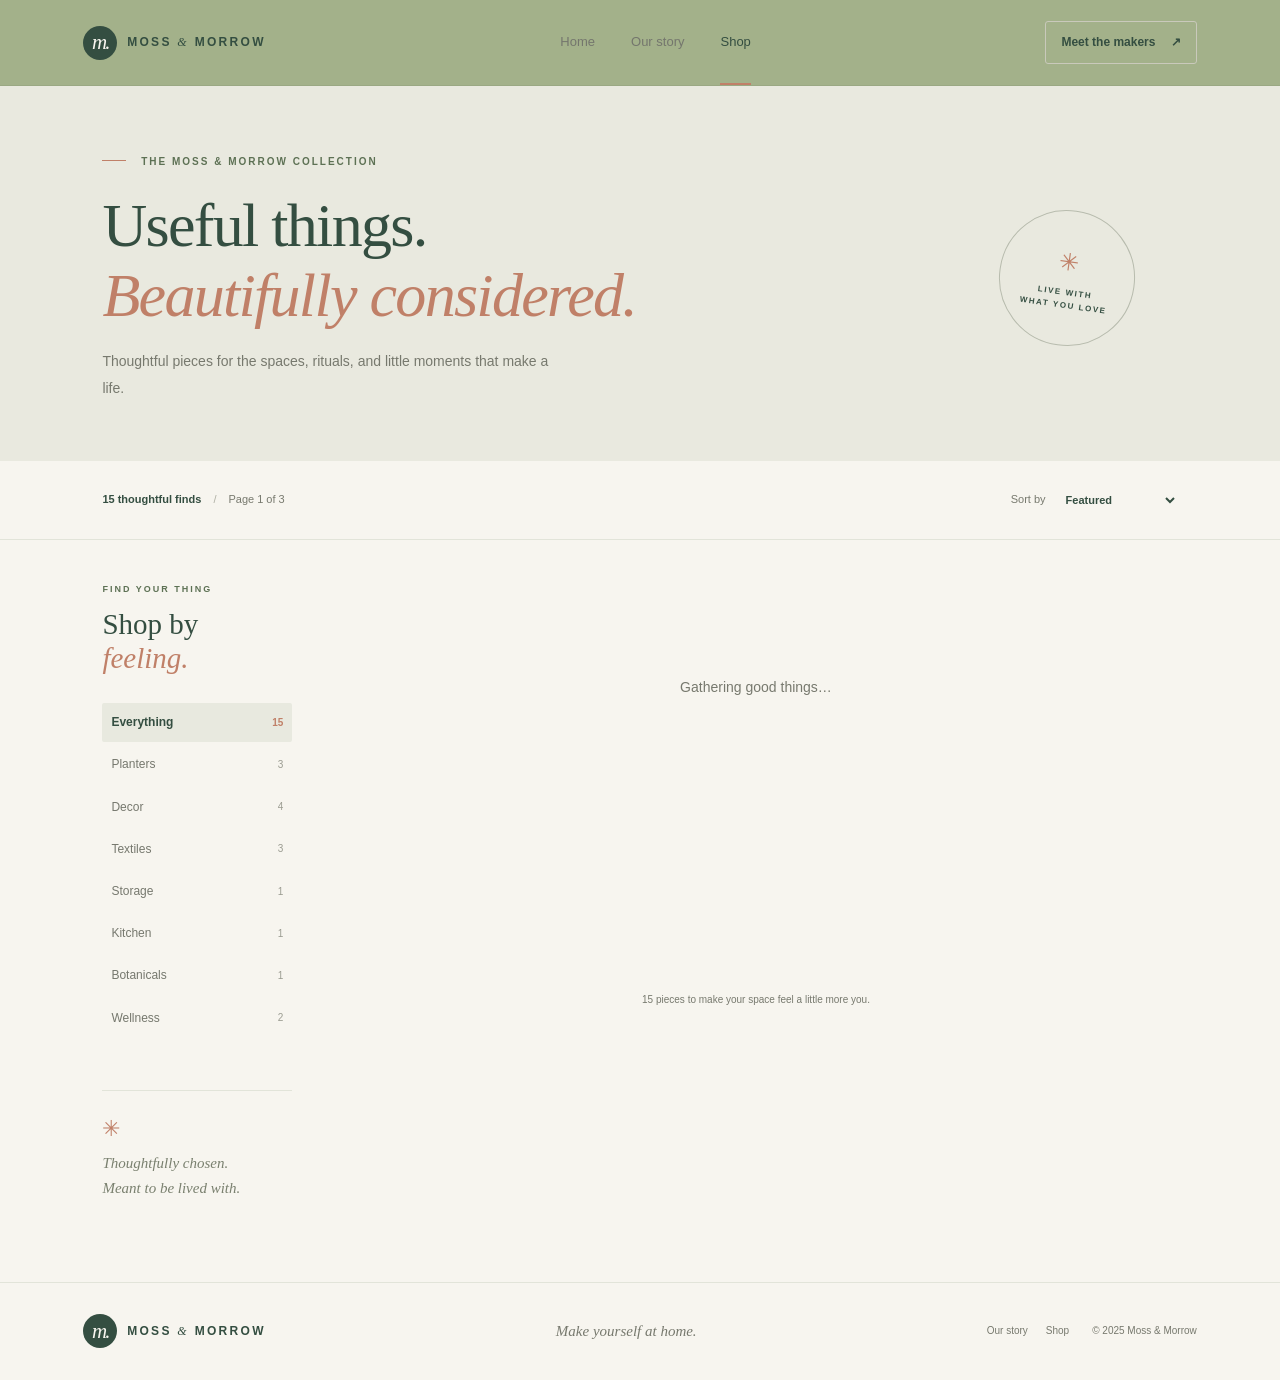
<file: store.html>
<!doctype html>
<html lang="en">
  <head>
    <meta charset="UTF-8" />
    <meta name="viewport" content="width=device-width, initial-scale=1.0" />
    <meta
      name="description"
      content="Shop thoughtful home goods, botanical details, and natural textures at Moss & Morrow."
    />
    <title>Shop the Collection — Moss & Morrow</title>
    <link rel="stylesheet" href="./src/styles/main.css" />
    <script type="module" src="./src/main.js"></script>
  </head>
  <body data-page="store">
    <header class="site-header">
      <a class="brand" href="./index.html" aria-label="Moss and Morrow home"
        ><span class="brand-mark">m.</span><span>MOSS <i>&</i> MORROW</span></a
      >
      <button
        class="menu-toggle"
        aria-label="Toggle navigation"
        aria-expanded="false"
      >
        ☰
      </button>
      <nav class="site-nav" aria-label="Main navigation">
        <a href="./index.html">Home</a><a href="./about.html">Our story</a
        ><a class="active" href="./store.html">Shop</a>
      </nav>
      <a class="header-cta" href="./about.html"
        >Meet the makers <span>↗</span></a
      >
    </header>
    <main>
      <section class="store-hero">
        <div>
          <p class="eyebrow">
            <span class="eyebrow-line"></span> THE MOSS & MORROW COLLECTION
          </p>
          <h1>Useful things.<br /><em>Beautifully considered.</em></h1>
          <p>
            Thoughtful pieces for the spaces, rituals, and little moments that
            make a life.
          </p>
        </div>
        <div class="store-hero-stamp">
          <span>✳</span>
          <p>LIVE WITH<br />WHAT YOU LOVE</p>
        </div>
      </section>
      <section class="store-toolbar">
        <div>
          <span class="result-count" id="result-count">15 thoughtful finds</span
          ><span class="toolbar-divider">/</span
          ><span class="page-status" id="page-status">Page 1 of 3</span>
        </div>
        <label class="sort-label" for="sort-products"
          >Sort by
          <select id="sort-products">
            <option value="featured">Featured</option>
            <option value="name-asc">Name: A to Z</option>
            <option value="price-asc">Price: low to high</option>
            <option value="price-desc">Price: high to low</option>
          </select></label
        >
      </section>
      <section class="store-layout">
        <aside class="store-aside">
          <p class="eyebrow">FIND YOUR THING</p>
          <h2>Shop by<br /><em>feeling.</em></h2>
          <div class="category-filters" id="category-filters">
            <button class="category-filter active" data-category="All">
              Everything <span>15</span></button
            ><button class="category-filter" data-category="Planters">
              Planters <span>3</span></button
            ><button class="category-filter" data-category="Decor">
              Decor <span>4</span></button
            ><button class="category-filter" data-category="Textiles">
              Textiles <span>3</span></button
            ><button class="category-filter" data-category="Storage">
              Storage <span>1</span></button
            ><button class="category-filter" data-category="Kitchen">
              Kitchen <span>1</span></button
            ><button class="category-filter" data-category="Botanicals">
              Botanicals <span>1</span></button
            ><button class="category-filter" data-category="Wellness">
              Wellness <span>2</span>
            </button>
          </div>
          <div class="aside-note">
            <span>✳</span>
            <p>Thoughtfully chosen.<br />Meant to be lived with.</p>
          </div>
        </aside>
        <div class="store-main">
          <div
            class="product-grid"
            id="product-grid"
            aria-live="polite"
            aria-busy="true"
          >
            <p class="loading-message">Gathering good things…</p>
          </div>
          <nav
            class="pagination"
            id="pagination"
            aria-label="Product pages"
          ></nav>
          <p class="pagination-hint">
            15 pieces to make your space feel a little more you.
          </p>
        </div>
      </section>
    </main>
    <footer class="site-footer">
      <a class="brand" href="./index.html"
        ><span class="brand-mark">m.</span><span>MOSS <i>&</i> MORROW</span></a
      >
      <p>Make yourself at home.</p>
      <div class="footer-links">
        <a href="./about.html">Our story</a><a href="./store.html">Shop</a
        ><span>© 2025 Moss & Morrow</span>
      </div>
    </footer>
  </body>
</html>
</file>
<file: src/styles/main.css>
:root {
  --paper: #F7F5EF;
  --cream: #FFFEFA;
  --ink: #344E41;
  --muted: #77796E;
  --sage: #A3B18A;
  --sage-dark: #5D7154;
  --rust: #C08068;
  --line: #E2E4D9;
  --serif: Georgia, 'Times New Roman', serif;
  --sans: Arial, Helvetica, sans-serif;
}
* {
  box-sizing: border-box;
}
html {
  scroll-behavior: smooth;
}
body {
  margin: 0;
  background: var(--paper);
  color: var(--ink);
  font: 14px/1.6 var(--sans);
}
a {
  color: inherit;
  text-decoration: none;
}
button,
input,
select {
  font: inherit;
}
button:focus-visible,
a:focus-visible,
input:focus-visible,
select:focus-visible {
  outline: 2px solid var(--rust);
  outline-offset: 4px;
}
.site-header {
  height: 86px;
  padding: 0 6.5%;
  display: flex;
  align-items: center;
  justify-content: space-between;
  border-bottom: 1px solid #26352c12;
  gap: 24px;
  position: relative;
  z-index: 10;
  background: var(--sage);
}
.brand {
  display: inline-flex;
  align-items: center;
  gap: 10px;
  font-size: 12px;
  font-weight: 700;
  letter-spacing: 2.3px;
  white-space: nowrap;
}
.brand i {
  font-family: var(--serif);
  font-weight: 500;
}
.brand-mark {
  display: grid;
  place-items: center;
  width: 34px;
  height: 34px;
  background: var(--ink);
  color: var(--paper);
  border-radius: 50%;
  font: italic 21px var(--serif);
  letter-spacing: -2px;
}
.site-nav {
  display: flex;
  gap: 36px;
  align-items: center;
  height: 100%;
}
.site-nav a {
  height: 100%;
  display: flex;
  align-items: center;
  position: relative;
  color: #74766d;
  font-size: 13px;
  transition: color 0.2s;
}
.site-nav a:hover,
.site-nav a.active {
  color: var(--ink);
}
.site-nav a.active:after {
  content: '';
  position: absolute;
  bottom: 0;
  left: 0;
  right: 0;
  height: 2px;
  background: var(--rust);
}
.header-cta {
  font-size: 12px;
  font-weight: 600;
  border: 1px solid #c9c9bb;
  border-radius: 3px;
  padding: 11px 15px;
  white-space: nowrap;
  transition: all 0.2s;
}
.header-cta span,
.button span {
  margin-left: 12px;
}
.header-cta:hover {
  background: var(--ink);
  border-color: var(--ink);
  color: white;
}
.menu-toggle {
  display: none;
  background: none;
  border: 0;
  font-size: 23px;
  color: var(--ink);
}
.eyebrow {
  font-size: 10px;
  letter-spacing: 2px;
  font-weight: 700;
  color: var(--sage-dark);
  margin: 0 0 22px;
}
.eyebrow-line {
  display: inline-block;
  width: 24px;
  height: 1px;
  background: var(--rust);
  vertical-align: middle;
  margin: 0 10px 3px 0;
}
.hero {
  padding: 76px 8% 72px;
  display: grid;
  grid-template-columns: 1fr 1.02fr;
  gap: 5%;
  align-items: center;
  min-height: 550px;
}
.hero-copy {
  position: relative;
  padding: 15px 0 42px;
}
.hero h1,
.page-hero h1,
.store-hero h1 {
  font: 500 clamp(42px, 5vw, 68px)/1.13 var(--serif);
  letter-spacing: -1.7px;
  margin: 0 0 24px;
}
.hero h1 em,
.page-hero h1 em,
.store-hero h1 em,
h2 em {
  color: var(--rust);
  font-weight: 500;
}
.hero-description {
  max-width: 385px;
  color: var(--muted);
  font-size: 15px;
  line-height: 1.9;
  margin: 0 0 28px;
}
.hero-actions {
  display: flex;
  align-items: center;
  gap: 26px;
  flex-wrap: wrap;
}
.button {
  display: inline-flex;
  align-items: center;
  justify-content: space-between;
  padding: 15px 19px;
  font-size: 12px;
  font-weight: 600;
  border-radius: 3px;
  transition:
    transform 0.2s,
    background 0.2s;
}
.button:hover {
  transform: translateY(-2px);
}
.button-dark {
  background: var(--ink);
  color: white;
}
.button-dark:hover {
  background: #415448;
}
.text-link {
  font-size: 12px;
  font-weight: 600;
  border-bottom: 1px solid #b6b9ac;
  padding: 7px 0;
  transition: color 0.2s;
}
.text-link:hover {
  color: var(--rust);
}
.text-link span {
  margin-left: 12px;
  color: var(--rust);
}
.hero-note {
  position: absolute;
  bottom: -26px;
  right: 0;
  display: flex;
  align-items: center;
  gap: 12px;
  font-size: 10px;
  line-height: 1.6;
  color: #7b7b70;
}
.note-star {
  font-size: 30px;
  color: var(--rust);
}
.hero-art {
  height: 410px;
  position: relative;
  overflow: hidden;
  background: #e8e9df;
  border-radius: 48% 48% 4px 4px;
  isolation: isolate;
}
.art-sun {
  position: absolute;
  width: 150px;
  height: 150px;
  background: #e5c9a4;
  border-radius: 50%;
  right: 14%;
  top: 11%;
}
.art-wall-arch {
  position: absolute;
  width: 54%;
  height: 70%;
  background: #d3d8c9;
  border-radius: 50% 50% 0 0;
  left: 21%;
  bottom: 0;
}
.art-shelf {
  position: absolute;
  width: 67%;
  height: 9px;
  left: 17%;
  top: 35%;
  background: #a98b6c;
  box-shadow: 0 4px 8px #a1a28e55;
}
.art-shelf span {
  position: absolute;
  bottom: 7px;
  width: 22px;
  height: 43px;
  background: #c4a07a;
  border-radius: 8px 8px 3px 3px;
}
.art-shelf span:nth-child(1) {
  left: 13%;
  height: 35px;
}
.art-shelf span:nth-child(2) {
  left: 30%;
  height: 49px;
  background: #b6bda8;
}
.art-shelf span:nth-child(3) {
  left: 49%;
  height: 27px;
  background: #d4bfa0;
}
.art-plant {
  position: absolute;
  bottom: 77px;
  left: 20%;
  width: 150px;
  height: 230px;
}
.art-plant b {
  position: absolute;
  bottom: 0;
  left: 43px;
  width: 65px;
  height: 75px;
  background: var(--rust);
  border-radius: 8px 8px 27px 27px;
}
.art-plant i {
  position: absolute;
  bottom: 66px;
  left: 75px;
  width: 28px;
  height: 112px;
  background: #6e886a;
  border-radius: 100% 0 100% 0;
  transform-origin: bottom center;
  transform: rotate(-24deg);
}
.art-plant i:nth-child(2) {
  transform: rotate(26deg);
  height: 143px;
  left: 78px;
  background: #84987b;
}
.art-plant i:nth-child(3) {
  transform: rotate(-52deg);
  height: 94px;
  left: 69px;
  background: #9bab8c;
}
.art-plant i:nth-child(4) {
  transform: rotate(51deg);
  height: 91px;
  left: 80px;
  background: #5f7d64;
}
.art-vase {
  position: absolute;
  bottom: 70px;
  right: 18%;
  width: 70px;
  height: 98px;
  background: #d5c5aa;
  border-radius: 43% 43% 20% 20%;
  z-index: 2;
}
.art-vase:before {
  content: '';
  position: absolute;
  top: -12px;
  left: 23px;
  width: 24px;
  height: 24px;
  background: #c3b298;
  border-radius: 7px 7px 0 0;
}
.art-vase i {
  position: absolute;
  width: 3px;
  height: 92px;
  background: #7d8f73;
  left: 33px;
  top: -86px;
  transform: rotate(-20deg);
}
.art-vase i:nth-child(2) {
  transform: rotate(20deg);
  height: 112px;
  top: -100px;
}
.art-vase i:nth-child(3) {
  transform: rotate(40deg);
  height: 70px;
  top: -67px;
}
.art-stool {
  position: absolute;
  bottom: 44px;
  right: 8%;
  width: 100px;
  height: 15px;
  background: #ae8e69;
  border-radius: 4px;
}
.art-stool:after {
  content: '';
  position: absolute;
  top: 13px;
  left: 14px;
  width: 9px;
  height: 66px;
  background: #ae8e69;
  box-shadow: 62px 0 #ae8e69;
}
.art-pot {
  position: absolute;
  bottom: 43px;
  left: 8%;
  width: 55px;
  height: 60px;
  background: #c7bda4;
  border-radius: 7px 7px 18px 18px;
}
.art-caption {
  position: absolute;
  bottom: 15px;
  left: 20px;
  right: 20px;
  font-size: 9px;
  letter-spacing: 1px;
  color: #687264;
  display: flex;
  justify-content: space-between;
}
.art-caption span {
  font-size: 8px;
}
.intro-strip {
  min-height: 70px;
  background: #e9e8de;
  display: flex;
  align-items: center;
  justify-content: center;
  gap: 34px;
  padding: 15px 4%;
  flex-wrap: wrap;
}
.intro-strip p {
  font-size: 9px;
  letter-spacing: 1.7px;
  font-weight: 700;
  margin: 0;
}
.intro-strip span {
  color: var(--rust);
  font-size: 14px;
}
.section {
  padding: 88px 8%;
}
.section-heading {
  display: flex;
  justify-content: space-between;
  align-items: end;
  margin-bottom: 35px;
  gap: 20px;
}
.section-heading .eyebrow {
  margin-bottom: 10px;
}
.section-heading h2,
.newsletter h2,
.values-intro h2,
.story-copy h2,
.about-cta h2,
.contact-section h2 {
  font: 500 clamp(32px, 3.5vw, 44px)/1.2 var(--serif);
  letter-spacing: -0.8px;
  margin: 0;
}
.featured-grid {
  display: grid;
  grid-template-columns: repeat(3, minmax(0, 1fr));
  gap: 24px;
}
.feature-card {
  min-width: 0;
}
.feature-image {
  background: #ebe4d8;
  overflow: hidden;
  aspect-ratio: 1/1.03;
  display: grid;
  place-items: center;
}
.feature-image img {
  width: 100%;
  height: 100%;
  object-fit: cover;
  transition: transform 0.4s;
}
.feature-card:hover .feature-image img {
  transform: scale(1.035);
}
.feature-image-two {
  background: #e5e8df;
}
.feature-image-three {
  background: #eee4d7;
}
.feature-meta {
  display: flex;
  align-items: start;
  justify-content: space-between;
  gap: 12px;
  padding-top: 15px;
}
.feature-meta h3 {
  font-size: 13px;
  margin: 0 0 3px;
  font-weight: 600;
}
.feature-meta p {
  font-size: 11px;
  color: var(--muted);
  margin: 0;
}
.feature-meta > span {
  font-size: 12px;
  white-space: nowrap;
}
.category-tiles {
  display: grid;
  grid-template-columns: repeat(3, 1fr);
  gap: 16px;
}
.category-tiles a {
  min-height: 160px;
  padding: 23px;
  background: #e9e8de;
  display: flex;
  flex-direction: column;
  align-items: flex-start;
  justify-content: flex-end;
  transition:
    background 0.2s,
    transform 0.2s;
}
.category-tiles a:nth-child(2) {
  background: #e7e2d7;
}
.category-tiles a:nth-child(3) {
  background: #e1e7dd;
}
.category-tiles a:hover {
  transform: translateY(-3px);
  background: #dce2d5;
}
.category-tiles span {
  font-size: 10px;
  color: var(--rust);
  margin-bottom: auto;
}
.category-tiles strong {
  font: 500 22px var(--serif);
}
.category-tiles small {
  font-size: 10px;
  color: var(--muted);
  margin-top: 5px;
}
.quote-band {
  background: #e6e8dd;
  text-align: center;
  padding: 58px 20px 54px;
}
.quote-flower {
  font-size: 24px;
  color: var(--rust);
}
.quote-band blockquote {
  font: italic 500 clamp(23px, 3vw, 34px)/1.5 var(--serif);
  max-width: 720px;
  margin: 12px auto 17px;
}
.quote-band p {
  font-size: 9px;
  letter-spacing: 2px;
  color: #74786c;
}
.newsletter {
  display: flex;
  justify-content: space-between;
  align-items: center;
  gap: 50px;
}
.newsletter .eyebrow {
  margin-bottom: 10px;
}
.newsletter h2 {
  margin-bottom: 12px;
}
.newsletter > div > p:last-child {
  max-width: 400px;
  color: var(--muted);
  margin: 0;
}
.newsletter-form {
  display: grid;
  grid-template-columns: minmax(180px, 300px) auto;
  align-items: center;
  border-bottom: 1px solid #aeb2a4;
  min-width: 360px;
}
.newsletter-form input {
  border: 0;
  background: transparent;
  padding: 13px 0;
  outline: none;
  font-size: 12px;
  min-width: 0;
}
.newsletter-form button {
  border: 0;
  background: transparent;
  font-size: 12px;
  font-weight: 700;
  cursor: pointer;
  padding: 13px 0 13px 15px;
}
.newsletter-form button:hover {
  color: var(--rust);
}
.newsletter-form button span {
  color: var(--rust);
  margin-left: 12px;
}
.form-message {
  grid-column: 1/-1;
  font-size: 11px;
  color: var(--sage-dark);
  margin: 0;
  min-height: 15px;
}
.site-footer {
  border-top: 1px solid var(--line);
  padding: 25px 6.5%;
  display: flex;
  align-items: center;
  justify-content: space-between;
  gap: 20px;
}
.site-footer > p {
  font: italic 15px var(--serif);
  color: #77796e;
}
.footer-links {
  display: flex;
  align-items: center;
  gap: 18px;
  font-size: 10px;
  color: #77796e;
}
.footer-links a:hover {
  color: var(--rust);
}
.footer-links span {
  margin-left: 5px;
}
.sr-only {
  position: absolute;
  width: 1px;
  height: 1px;
  padding: 0;
  margin: -1px;
  overflow: hidden;
  clip: rect(0, 0, 0, 0);
  white-space: nowrap;
  border: 0;
}
.page-hero {
  text-align: center;
  padding: 80px 8% 0;
  overflow: hidden;
}
.page-hero .eyebrow {
  margin-bottom: 22px;
}
.page-hero h1 {
  font-size: clamp(42px, 5.3vw, 66px);
  margin-bottom: 20px;
}
.page-hero > p:not(.eyebrow) {
  max-width: 535px;
  margin: 0 auto;
  color: var(--muted);
  font-size: 14px;
  line-height: 1.9;
}
.about-hero-art {
  margin: 46px auto 0;
  max-width: 900px;
  height: 300px;
  position: relative;
  background: #e6e8dd;
  overflow: hidden;
  border-radius: 50% 50% 0 0;
}
.about-art-circle {
  position: absolute;
  top: 30px;
  left: calc(50% - 100px);
  width: 200px;
  height: 200px;
  border-radius: 50%;
  background: #e5c9a4;
}
.about-hero-art img {
  position: absolute;
  bottom: -40px;
  left: calc(50% - 150px);
  width: 300px;
  height: 300px;
  object-fit: cover;
  mix-blend-mode: multiply;
}
.about-art-note {
  position: absolute;
  right: 14%;
  top: 43%;
  font: italic 22px/1.5 var(--serif);
  color: #66735f;
  text-align: left;
  transform: rotate(-5deg);
}
.story-section {
  display: grid;
  grid-template-columns: 1fr 2fr;
  gap: 12%;
  padding-top: 100px;
  padding-bottom: 100px;
}
.story-label {
  font-size: 10px;
  letter-spacing: 1.8px;
  color: var(--sage-dark);
  font-weight: 700;
}
.small-leaf {
  font-size: 35px;
  color: var(--rust);
  margin-top: 35px;
}
.story-copy h2 {
  margin-bottom: 24px;
}
.story-copy p {
  font-size: 14px;
  line-height: 2;
  color: var(--muted);
  max-width: 610px;
}
.values-section {
  background: #e9e9df;
  padding: 80px 10%;
  display: grid;
  grid-template-columns: 0.8fr 1.2fr;
  gap: 12%;
}
.values-intro .eyebrow {
  margin-bottom: 14px;
}
.values-intro h2 {
  margin-bottom: 20px;
}
.values-intro > p:last-child {
  color: var(--muted);
  line-height: 1.9;
  max-width: 330px;
}
.values-list article {
  display: grid;
  grid-template-columns: 35px 1fr 28px;
  gap: 15px;
  padding: 22px 0;
  border-bottom: 1px solid #d0d3c8;
  align-items: start;
}
.values-list article:first-child {
  padding-top: 0;
}
.values-list article > span {
  font-size: 10px;
  color: var(--rust);
  padding-top: 4px;
}
.values-list h3 {
  font: 500 21px var(--serif);
  margin: 0 0 6px;
}
.values-list p {
  color: var(--muted);
  font-size: 12px;
  line-height: 1.8;
  margin: 0;
  max-width: 400px;
}
.values-list article > b {
  font-size: 20px;
  color: var(--sage-dark);
  font-weight: 400;
}
.contact-section {
  display: grid;
  grid-template-columns: 1fr 1fr;
  gap: 10%;
  align-items: start;
}
.contact-section .eyebrow {
  margin-bottom: 12px;
}
.contact-section h2 {
  margin-bottom: 18px;
}
.contact-section > div:first-child > p:last-child {
  max-width: 390px;
  color: var(--muted);
  line-height: 1.9;
}
.contact-details article {
  padding: 0 0 17px;
  margin-bottom: 17px;
  border-bottom: 1px solid var(--line);
}
.contact-details article span {
  display: block;
  font-size: 9px;
  letter-spacing: 1.6px;
  color: var(--sage-dark);
  font-weight: 700;
  margin-bottom: 5px;
}
.contact-details article p,
.contact-details article a {
  margin: 0;
  font-size: 13px;
}
.contact-details article a:hover {
  color: var(--rust);
}
.contact-note {
  font-size: 10px;
  color: var(--muted);
  line-height: 1.7;
}
.about-cta {
  margin: 75px 8%;
  background: #e8e2d5;
  display: grid;
  grid-template-columns: 1fr 330px;
  align-items: center;
  padding: 46px 8%;
  min-height: 300px;
  overflow: hidden;
}
.about-cta .eyebrow {
  margin-bottom: 12px;
}
.about-cta h2 {
  margin-bottom: 12px;
}
.about-cta > div > p:not(.eyebrow) {
  color: var(--muted);
  max-width: 380px;
  margin-bottom: 22px;
}
.cta-product {
  align-self: stretch;
  max-height: 300px;
}
.cta-product img {
  width: 100%;
  height: 100%;
  object-fit: contain;
}
.store-hero {
  padding: 68px 8% 60px;
  display: flex;
  align-items: center;
  justify-content: space-between;
  gap: 30px;
  background: #e9e9df;
}
.store-hero .eyebrow {
  margin-bottom: 20px;
}
.store-hero h1 {
  font-size: clamp(42px, 5vw, 62px);
  margin-bottom: 18px;
}
.store-hero > div:first-child > p:last-child {
  color: var(--muted);
  max-width: 460px;
  line-height: 1.9;
  margin: 0;
}
.store-hero-stamp {
  width: 136px;
  height: 136px;
  flex: 0 0 136px;
  border: 1px solid #b8bcae;
  border-radius: 50%;
  display: flex;
  flex-direction: column;
  align-items: center;
  justify-content: center;
  transform: rotate(8deg);
  margin-right: 4%;
}
.store-hero-stamp span {
  font-size: 24px;
  color: var(--rust);
}
.store-hero-stamp p {
  text-align: center;
  font-size: 8px;
  letter-spacing: 1.6px;
  line-height: 1.7;
  font-weight: 700;
  margin: 4px 0 0;
}
.store-toolbar {
  padding: 25px 8%;
  display: flex;
  justify-content: space-between;
  align-items: center;
  border-bottom: 1px solid var(--line);
  font-size: 11px;
  color: var(--muted);
}
.result-count {
  color: var(--ink);
  font-weight: 600;
}
.toolbar-divider {
  margin: 0 12px;
  color: #b0b1a5;
}
.sort-label {
  display: flex;
  align-items: center;
  gap: 12px;
}
.sort-label select {
  border: 0;
  background: transparent;
  color: var(--ink);
  font-size: 11px;
  font-weight: 600;
  padding: 7px 4px;
  cursor: pointer;
}
.store-layout {
  padding: 42px 8% 75px;
  display: grid;
  grid-template-columns: 190px minmax(0, 1fr);
  gap: 42px;
}
.store-aside .eyebrow {
  font-size: 9px;
  margin-bottom: 10px;
}
.store-aside h2 {
  font: 500 29px/1.2 var(--serif);
  margin: 0 0 27px;
}
.store-aside h2 em {
  color: var(--rust);
}
.category-filters {
  display: flex;
  flex-direction: column;
  gap: 3px;
}
.category-filter {
  display: flex;
  justify-content: space-between;
  align-items: center;
  border: 0;
  background: transparent;
  color: #76786e;
  text-align: left;
  padding: 10px 9px;
  cursor: pointer;
  font-size: 12px;
  border-radius: 2px;
  transition:
    background 0.2s,
    color 0.2s;
}
.category-filter span {
  font-size: 10px;
  color: #9b9c91;
}
.category-filter:hover,
.category-filter.active {
  background: #e8e9df;
  color: var(--ink);
}
.category-filter.active {
  font-weight: 700;
}
.category-filter.active span {
  color: var(--rust);
}
.aside-note {
  margin-top: 52px;
  border-top: 1px solid var(--line);
  padding-top: 20px;
  color: #7a806f;
}
.aside-note span {
  color: var(--rust);
  font-size: 22px;
}
.aside-note p {
  font: italic 15px/1.7 var(--serif);
  margin: 5px 0;
}
.product-grid {
  display: grid;
  grid-template-columns: repeat(3, minmax(0, 1fr));
  gap: 30px 18px;
  min-height: 350px;
}
.product-card {
  min-width: 0;
  animation: fade-up 0.35s both;
}
.product-image {
  position: relative;
  background: #ebe4d8;
  aspect-ratio: 1/1;
  overflow: hidden;
}
.product-image img {
  width: 100%;
  height: 100%;
  object-fit: cover;
  display: block;
  transition: transform 0.35s;
}
.product-card:hover .product-image img {
  transform: scale(1.035);
}
.product-category {
  position: absolute;
  top: 10px;
  left: 10px;
  padding: 5px 8px;
  background: #f7f5efe8;
  font-size: 8px;
  letter-spacing: 0.8px;
  text-transform: uppercase;
  color: #626b5e;
}
.product-info {
  padding: 12px 1px 0;
}
.product-info h3 {
  font-size: 12px;
  line-height: 1.5;
  font-weight: 600;
  margin: 0 0 4px;
}
.product-info p {
  font-size: 10px;
  color: var(--muted);
  line-height: 1.7;
  margin: 0 0 9px;
  min-height: 34px;
}
.product-price {
  font-size: 12px;
  font-weight: 600;
}
.product-card:nth-child(5n + 2) .product-image {
  background: #e4e8df;
}
.product-card:nth-child(5n + 3) .product-image {
  background: #eee1d5;
}
.product-card:nth-child(5n + 4) .product-image {
  background: #e8e4d8;
}
.product-card:nth-child(5n + 5) .product-image {
  background: #e5e8e0;
}
.pagination {
  display: flex;
  justify-content: center;
  align-items: center;
  gap: 8px;
  margin: 42px 0 0;
}
.page-button {
  height: 37px;
  min-width: 37px;
  border: 1px solid #d4d5ca;
  background: transparent;
  color: var(--ink);
  cursor: pointer;
  font-size: 11px;
  border-radius: 2px;
  transition:
    background 0.2s,
    color 0.2s,
    border-color 0.2s;
}
.page-button:hover:not(:disabled),
.page-button.active {
  background: var(--ink);
  border-color: var(--ink);
  color: white;
}
.page-button:disabled {
  opacity: 0.35;
  cursor: not-allowed;
  background: #efeee8;
  color: #85877d;
}
.pagination-hint {
  text-align: center;
  font-size: 10px;
  color: var(--muted);
  margin: 18px 0 0;
}
.loading-message,
.empty-message {
  grid-column: 1/-1;
  text-align: center;
  padding: 80px 20px;
  color: var(--muted);
}
@keyframes fade-up {
  from {
    opacity: 0;
    transform: translateY(8px);
  }
  to {
    opacity: 1;
    transform: translateY(0);
  }
}
@media (min-width: 1400px) {
  .hero,
  .section,
  .store-hero,
  .store-layout,
  .store-toolbar {
    padding-left: max(8%, calc((100% - 1200px) / 2));
    padding-right: max(8%, calc((100% - 1200px) / 2));
  }
  .hero {
    min-height: 620px;
  }
  .hero-art {
    height: 470px;
  }
}
@media (max-width: 1050px) {
  .site-header {
    padding: 0 4%;
  }
  .hero {
    padding: 55px 6%;
    gap: 4%;
  }
  .hero-art {
    height: 360px;
  }
  .section {
    padding: 70px 6%;
  }
  .store-layout {
    padding: 35px 5% 65px;
    grid-template-columns: 160px minmax(0, 1fr);
    gap: 28px;
  }
  .product-grid {
    grid-template-columns: repeat(2, minmax(0, 1fr));
    gap: 26px 20px;
  }
  .store-hero {
    padding: 55px 6%;
  }
  .store-toolbar {
    padding: 22px 6%;
  }
  .about-cta {
    margin: 55px 6%;
    padding: 40px 6%;
  }
  .values-section {
    padding: 70px 7%;
    gap: 8%;
  }
}
@media (max-width: 720px) {
  .site-header {
    height: 72px;
    padding: 0 5%;
    gap: 12px;
  }
  .brand {
    font-size: 10px;
    letter-spacing: 1.7px;
    gap: 7px;
  }
  .brand-mark {
    width: 30px;
    height: 30px;
    font-size: 19px;
  }
  .menu-toggle {
    display: block;
    margin-left: auto;
    cursor: pointer;
  }
  .header-cta {
    display: none;
  }
  .site-nav {
    display: none;
    position: absolute;
    top: 71px;
    left: 0;
    right: 0;
    height: auto;
    padding: 14px 5% 20px;
    background: var(--paper);
    border-bottom: 1px solid var(--line);
    flex-direction: column;
    align-items: stretch;
    gap: 0;
  }
  .site-nav.open {
    display: flex;
  }
  .site-nav a {
    height: auto;
    padding: 12px 0;
  }
  .site-nav a.active:after {
    left: 0;
    right: auto;
    width: 25px;
    bottom: 5px;
  }
  .hero {
    grid-template-columns: 1fr;
    padding: 48px 6% 52px;
    gap: 28px;
  }
  .hero-copy {
    padding: 0 0 28px;
  }
  .hero h1 {
    font-size: clamp(43px, 10vw, 60px);
  }
  .hero-description {
    font-size: 14px;
  }
  .hero-note {
    right: 2px;
    bottom: -15px;
  }
  .hero-art {
    height: 340px;
    max-width: 520px;
    width: 100%;
    margin: auto;
  }
  .intro-strip {
    gap: 12px 18px;
    min-height: 64px;
  }
  .intro-strip p {
    font-size: 8px;
    letter-spacing: 1px;
  }
  .intro-strip span {
    font-size: 11px;
  }
  .section {
    padding: 58px 6%;
  }
  .section-heading {
    align-items: start;
    flex-direction: column;
    margin-bottom: 24px;
  }
  .section-heading h2,
  .newsletter h2,
  .values-intro h2,
  .story-copy h2,
  .about-cta h2,
  .contact-section h2 {
    font-size: 35px;
  }
  .featured-grid {
    grid-template-columns: 1fr 1fr;
    gap: 24px 14px;
  }
  .feature-card:last-child {
    display: none;
  }
  .feature-meta {
    flex-direction: column;
    gap: 5px;
    padding-top: 10px;
  }
  .feature-meta h3 {
    font-size: 12px;
  }
  .feature-meta p {
    font-size: 10px;
  }
  .category-tiles {
    grid-template-columns: 1fr;
    gap: 10px;
  }
  .category-tiles a {
    min-height: 125px;
  }
  .quote-band {
    padding: 45px 7%;
  }
  .newsletter {
    flex-direction: column;
    align-items: stretch;
    gap: 25px;
  }
  .newsletter-form {
    min-width: 0;
    width: 100%;
    grid-template-columns: minmax(0, 1fr) auto;
  }
  .site-footer {
    padding: 22px 5%;
    flex-wrap: wrap;
  }
  .site-footer > p {
    display: none;
  }
  .footer-links {
    gap: 13px;
    flex-wrap: wrap;
    font-size: 9px;
  }
  .page-hero {
    padding: 55px 6% 0;
  }
  .page-hero h1 {
    font-size: clamp(39px, 9vw, 56px);
  }
  .about-hero-art {
    height: 250px;
    margin-top: 35px;
  }
  .about-hero-art img {
    width: 250px;
    height: 250px;
    left: calc(50% - 125px);
  }
  .about-art-note {
    right: 5%;
    font-size: 17px;
  }
  .story-section {
    grid-template-columns: 1fr;
    gap: 20px;
    padding-top: 60px;
    padding-bottom: 60px;
  }
  .small-leaf {
    margin-top: 10px;
  }
  .story-copy h2 {
    font-size: 36px;
  }
  .values-section {
    grid-template-columns: 1fr;
    gap: 35px;
    padding: 55px 7%;
  }
  .values-list h3 {
    font-size: 19px;
  }
  .contact-section {
    grid-template-columns: 1fr;
    gap: 28px;
  }
  .about-cta {
    margin: 35px 5%;
    padding: 32px 7%;
    grid-template-columns: 1fr 110px;
    gap: 5px;
  }
  .about-cta h2 {
    font-size: 30px;
  }
  .about-cta > div > p:not(.eyebrow) {
    font-size: 12px;
  }
  .about-cta .button {
    font-size: 10px;
    padding: 12px;
  }
  .cta-product {
    max-height: 180px;
  }
  .store-hero {
    padding: 48px 6% 40px;
    align-items: flex-start;
  }
  .store-hero h1 {
    font-size: clamp(39px, 8vw, 54px);
  }
  .store-hero-stamp {
    width: 78px;
    height: 78px;
    flex-basis: 78px;
    margin: 0;
    flex-shrink: 0;
  }
  .store-hero-stamp span {
    font-size: 15px;
  }
  .store-hero-stamp p {
    font-size: 6px;
    letter-spacing: 1px;
  }
  .store-toolbar {
    padding: 17px 6%;
    gap: 12px;
    align-items: flex-start;
  }
  .store-toolbar > div {
    padding-top: 8px;
  }
  .sort-label {
    gap: 4px;
    flex-direction: column;
    align-items: flex-start;
  }
  .sort-label select {
    padding: 2px 0;
  }
  .store-layout {
    display: block;
    padding: 25px 6% 55px;
  }
  .store-aside {
    margin-bottom: 25px;
  }
  .store-aside h2 {
    display: none;
  }
  .store-aside .eyebrow {
    margin-bottom: 12px;
  }
  .category-filters {
    flex-direction: row;
    overflow-x: auto;
    padding-bottom: 8px;
    gap: 6px;
  }
  .category-filter {
    flex: 0 0 auto;
    gap: 8px;
    border: 1px solid var(--line);
    padding: 8px 10px;
    font-size: 10px;
  }
  .category-filter.active {
    border-color: var(--ink);
  }
  .aside-note {
    display: none;
  }
  .product-grid {
    grid-template-columns: repeat(2, minmax(0, 1fr));
    gap: 24px 13px;
    min-height: 250px;
  }
  .product-info h3 {
    font-size: 12px;
  }
  .product-info p {
    font-size: 10px;
    min-height: 48px;
  }
  .product-category {
    top: 7px;
    left: 7px;
    font-size: 7px;
    padding: 4px 6px;
  }
  .pagination {
    margin-top: 30px;
  }
  .pagination-hint {
    font-size: 9px;
  }
}
@media (max-width: 390px) {
  .brand {
    font-size: 9px;
    letter-spacing: 1.2px;
  }
  .hero-actions {
    gap: 16px;
  }
  .hero-actions .button {
    padding: 13px;
  }
  .hero-art {
    height: 290px;
  }
  .featured-grid {
    gap: 20px 10px;
  }
  .store-hero-stamp {
    display: none;
  }
  .store-hero h1 {
    font-size: 39px;
  }
  .store-toolbar {
    font-size: 10px;
  }
  .product-grid {
    gap: 22px 10px;
  }
  .about-cta {
    grid-template-columns: 1fr;
  }
  .cta-product {
    display: none;
  }
  .footer-links span {
    width: 100%;
    margin: 0;
  }
}
</file>
